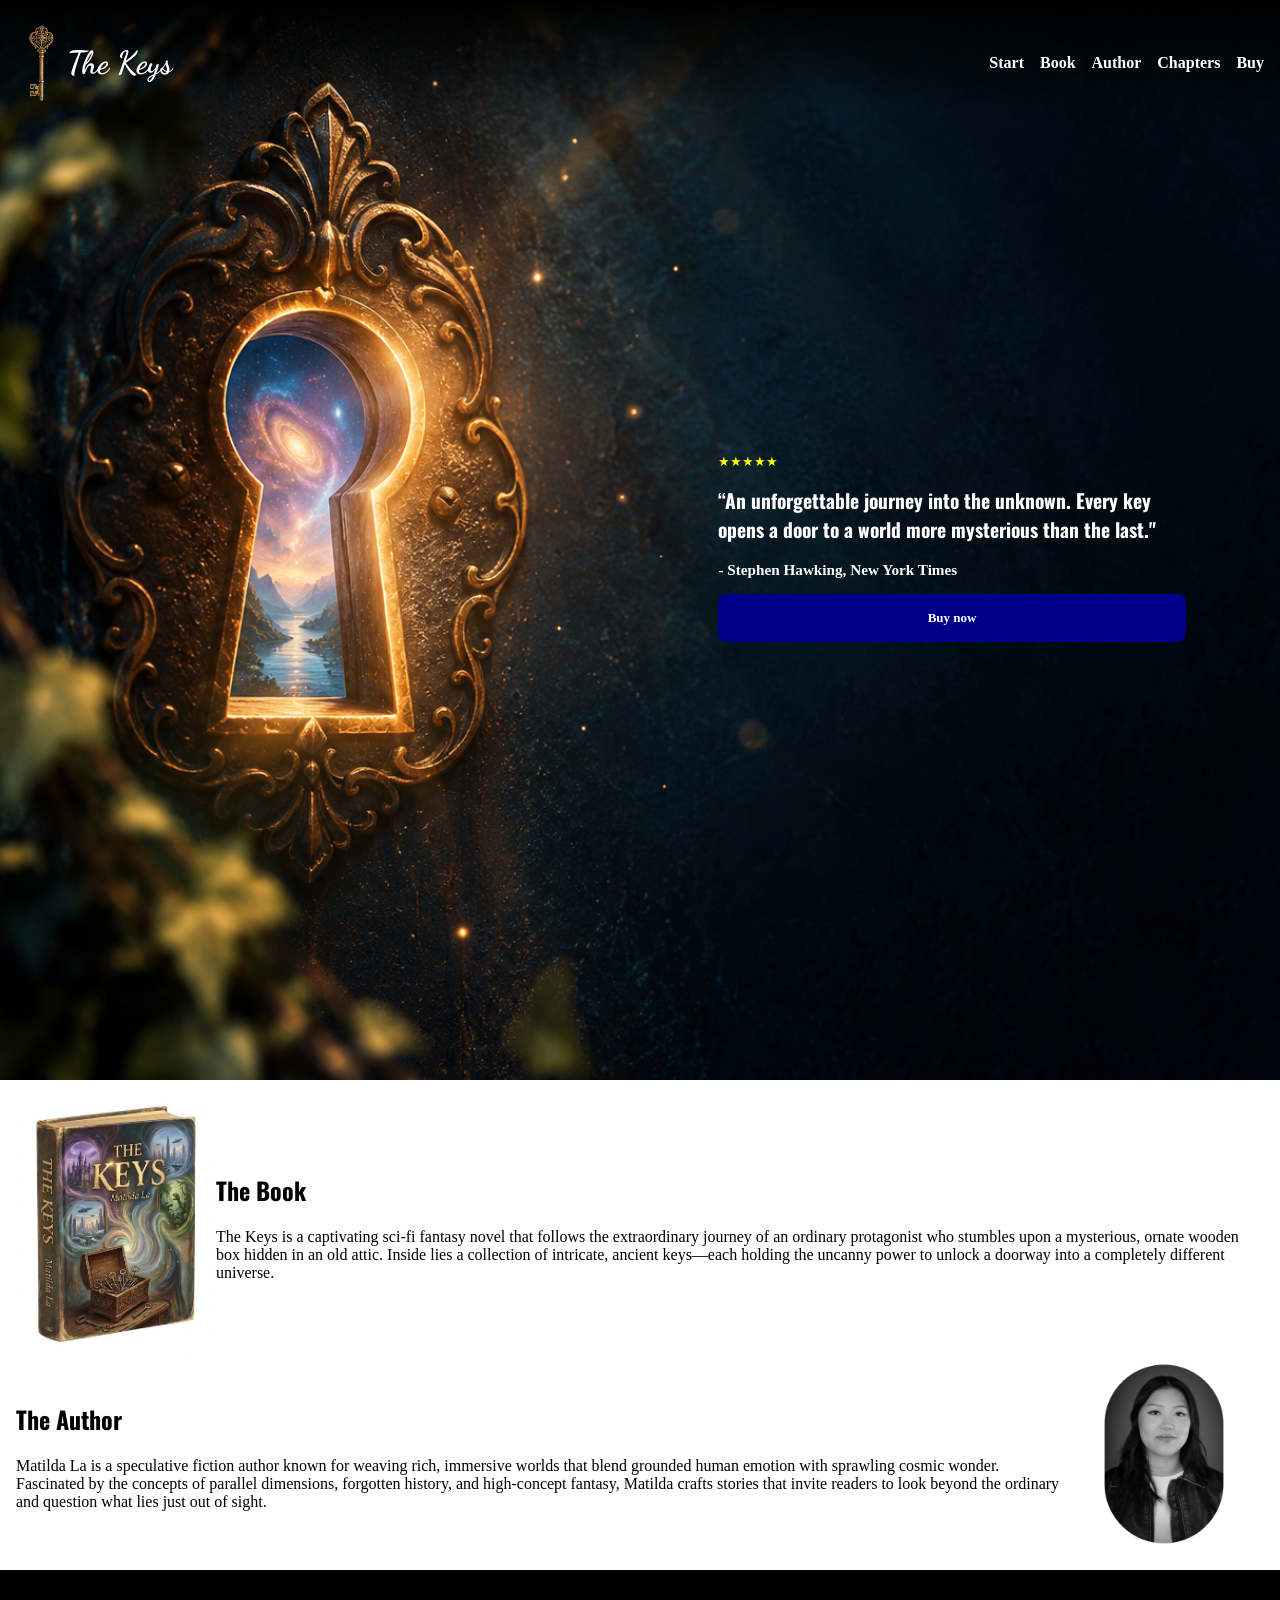
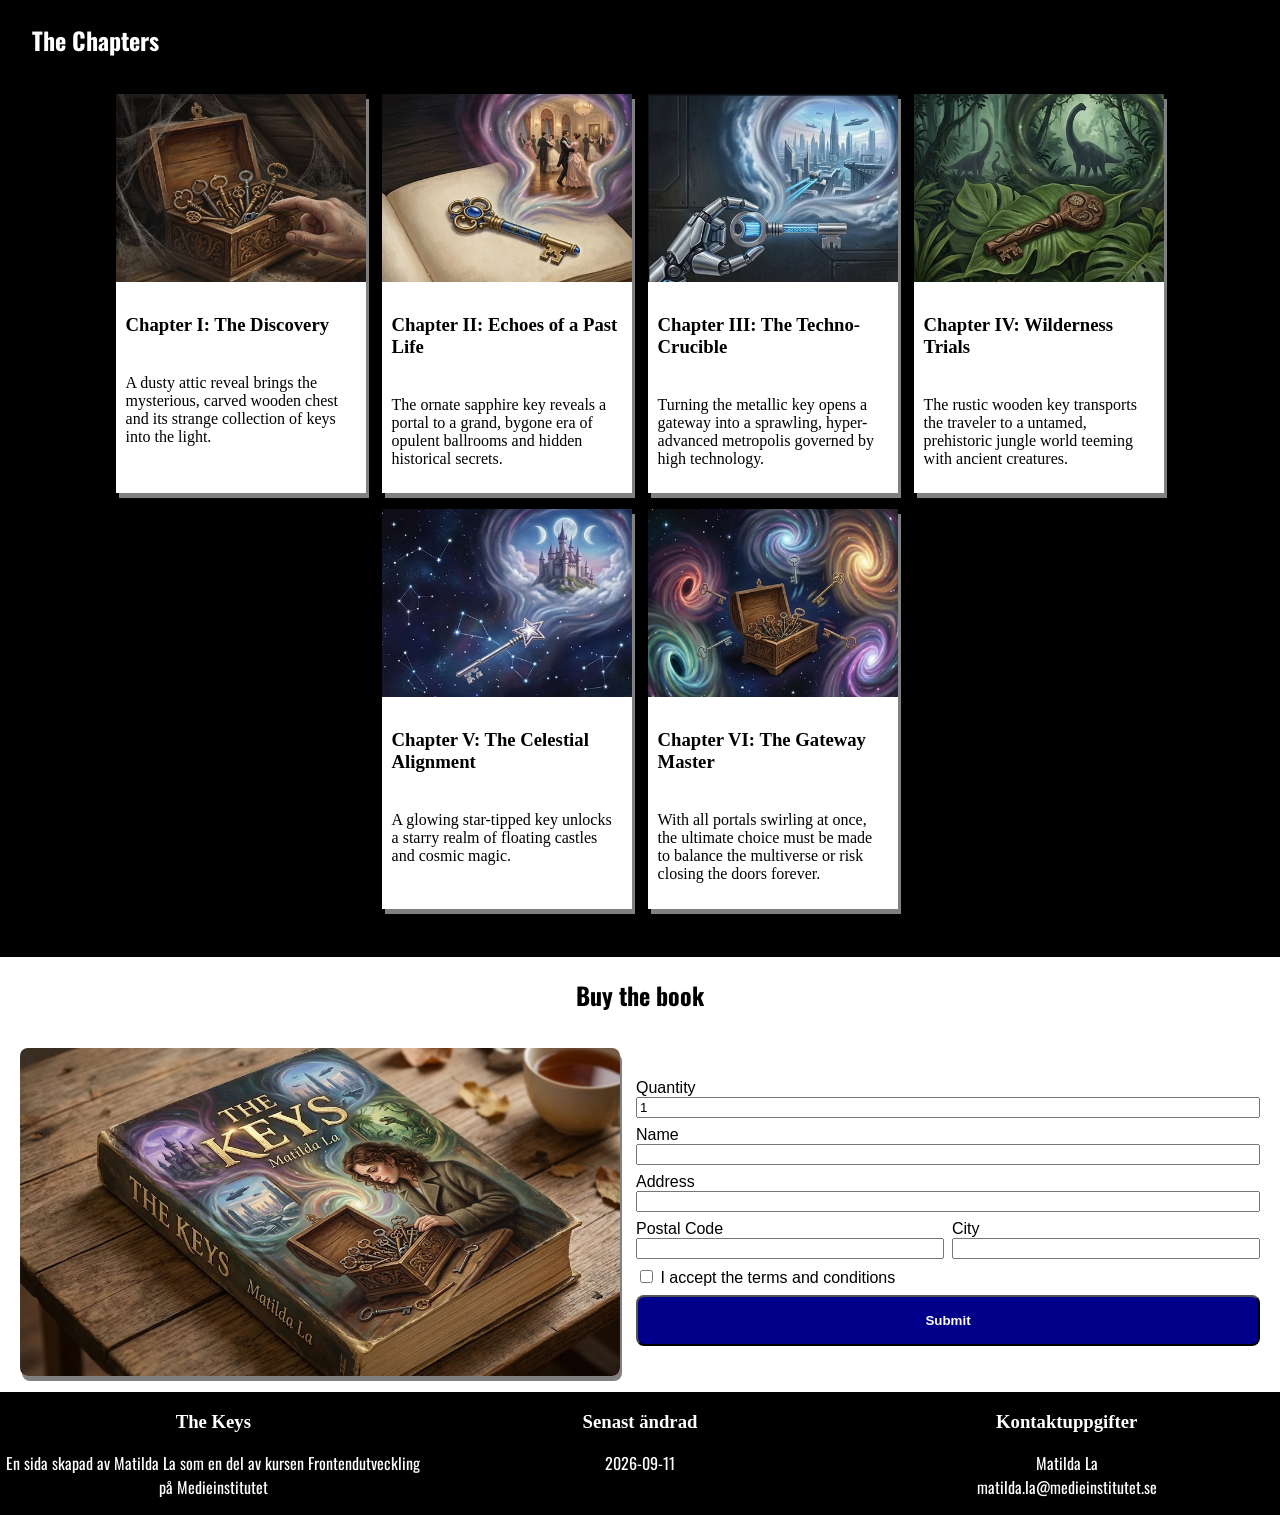
<file: index.html>
<!DOCTYPE html>
<html lang="en">
<head>
    <meta charset="UTF-8">
    <meta name="viewport" content="width=device-width, initial-scale=1.0">
    <title>The Keys</title>
    <link rel="icon" href="images/logo.png">
    <link rel="stylesheet" href="style.css">
</head>
<!-- Matilda La -->

  <body>
    <header class="header-section">
      <div class="logo">
        <img
          class="logo-image"
          src="images/logo.png"
          alt="A picture of a golden magical key, used as the page logo"
        >
        <h1>The Keys</h1>
      </div>

      <nav>
        <ul class="navigation">
          <li><a href="#hero-section">Start</a></li>
          <li><a href="#book-section">Book</a></li>
          <li><a href="#author-section">Author</a></li>
          <li><a href="#chapters-section">Chapters</a></li>
          <li><a href="#form-section">Buy</a></li>
        </ul>
      </nav>
    </header>

    <main>
      <section id="hero-section">
        <div class="hero-content">
          <div class="rating">★★★★★</div>
          <h2>
            “An unforgettable journey into the unknown. Every key opens a door
            to a world more mysterious than the last."
          </h2>
          <h3>- Stephen Hawking, New York Times</h3>
          <a href="#form-section">Buy now</a>
        </div>
      </section>

      <div class="info-section">
        <article id="book-section">
          <div class="info-content">
            <img
              src="images/book.png"
              alt="A picture of the book cover of The Keys"
            >
            <div class="info-text">
              <h2>The Book</h2>
              <p>
                The Keys is a captivating sci-fi fantasy novel that follows the
                extraordinary journey of an ordinary protagonist who stumbles
                upon a mysterious, ornate wooden box hidden in an old attic.
                Inside lies a collection of intricate, ancient keys—each holding
                the uncanny power to unlock a doorway into a completely
                different universe.
              </p>
            </div>
          </div>
        </article>

        <article id="author-section">
          <div class="info-content">
            <img src="images/me.png" alt="A picture of the author">
            <div class="info-text">
              <h2>The Author</h2>
              <p>
                Matilda La is a speculative fiction author known for weaving
                rich, immersive worlds that blend grounded human emotion with
                sprawling cosmic wonder. Fascinated by the concepts of parallel
                dimensions, forgotten history, and high-concept fantasy, Matilda
                crafts stories that invite readers to look beyond the ordinary
                and question what lies just out of sight.
              </p>
            </div>
          </div>
        </article>
      </div>

      <section id="chapters-section">
        <h2>The Chapters</h2>
        <div class="chapters">
          <article>
            <img src="images/ch1.png" alt="A picture of keys in a wooden box">
            <h3>Chapter I: The Discovery</h3>
            <p>
              A dusty attic reveal brings the mysterious, carved wooden chest
              and its strange collection of keys into the light.
            </p>
          </article>
          <article>
            <img
              src="images/ch2.png"
              alt="A magical sapphire key and a ballroom"
            >
            <h3>Chapter II: Echoes of a Past Life</h3>
            <p>
              The ornate sapphire key reveals a portal to a grand, bygone era of
              opulent ballrooms and hidden historical secrets.
            </p>
          </article>
          <article>
            <img
              src="images/ch3.png"
              alt="A robotic arm and a high-tech world"
            >
            <h3>Chapter III: The Techno-Crucible</h3>
            <p>
              Turning the metallic key opens a gateway into a sprawling,
              hyper-advanced metropolis governed by high technology.
            </p>
          </article>
          <article>
            <img src="images/ch4.png" alt="A wooden key and dinosaurs">
            <h3>Chapter IV: Wilderness Trials</h3>
            <p>
              The rustic wooden key transports the traveler to a untamed,
              prehistoric jungle world teeming with ancient creatures.
            </p>
          </article>
          <article>
            <img
              src="images/ch5.png"
              alt="A star-tipped key and a castle in a cosmic world"
            >
            <h3>Chapter V: The Celestial Alignment</h3>
            <p>
              A glowing star-tipped key unlocks a starry realm of floating
              castles and cosmic magic.
            </p>
          </article>
          <article>
            <img
              src="images/ch6.png"
              alt="A wooden box with keys, surrounded by galaxies"
            >
            <h3>Chapter VI: The Gateway Master</h3>
            <p>
              With all portals swirling at once, the ultimate choice must be
              made to balance the multiverse or risk closing the doors forever.
            </p>
          </article>
        </div>
      </section>

      <section id="form-section">
        <h2>Buy the book</h2>

        <div class="form-container">
          <img
            src="images/book-table.png"
            alt="An image of the book on a wooden table"
          >

          <form class="form-content">
            <div class="form-field">
              <label for="quantity">Quantity</label>
              <input
                type="number"
                id="quantity"
                name="quantity"
                min="1"
                value="1"
                required
              >
            </div>

            <div class="form-field">
              <label for="name">Name</label>
              <input type="text" id="name" name="name" required>
            </div>

            <div class="form-field">
              <label for="address">Address</label>
              <input type="text" id="address" name="address" required>
            </div>

            <div class="postal-row">
              <div class="form-field">
                <label for="postalcode">Postal Code</label>
                <input type="text" id="postalcode" name="postalcode" required>
              </div>

              <div class="form-field">
                <label for="city">City</label>
                <input type="text" id="city" name="city" required>
              </div>
            </div>

            <div class="terms">
              <input type="checkbox" id="terms" name="terms" required>
              <label for="terms">I accept the terms and conditions</label>
            </div>

            <input class="submit-button" type="submit" value="Submit">
          </form>
        </div>
      </section>
    </main>

    <footer class="footer-section">
      <div class="footer-block">
        <h3>The Keys</h3>
        <p>
          En sida skapad av Matilda La som en del av kursen Frontendutveckling
          på Medieinstitutet
        </p>
      </div>

      <div class="footer-block">
        <h3>Senast ändrad</h3>
        <p>2026-09-11</p>
      </div>

      <div class="footer-block">
        <h3>Kontaktuppgifter</h3>
        <p>Matilda La <br>matilda.la@medieinstitutet.se</p>
      </div>
    </footer>
  </body>
</html>
</file>
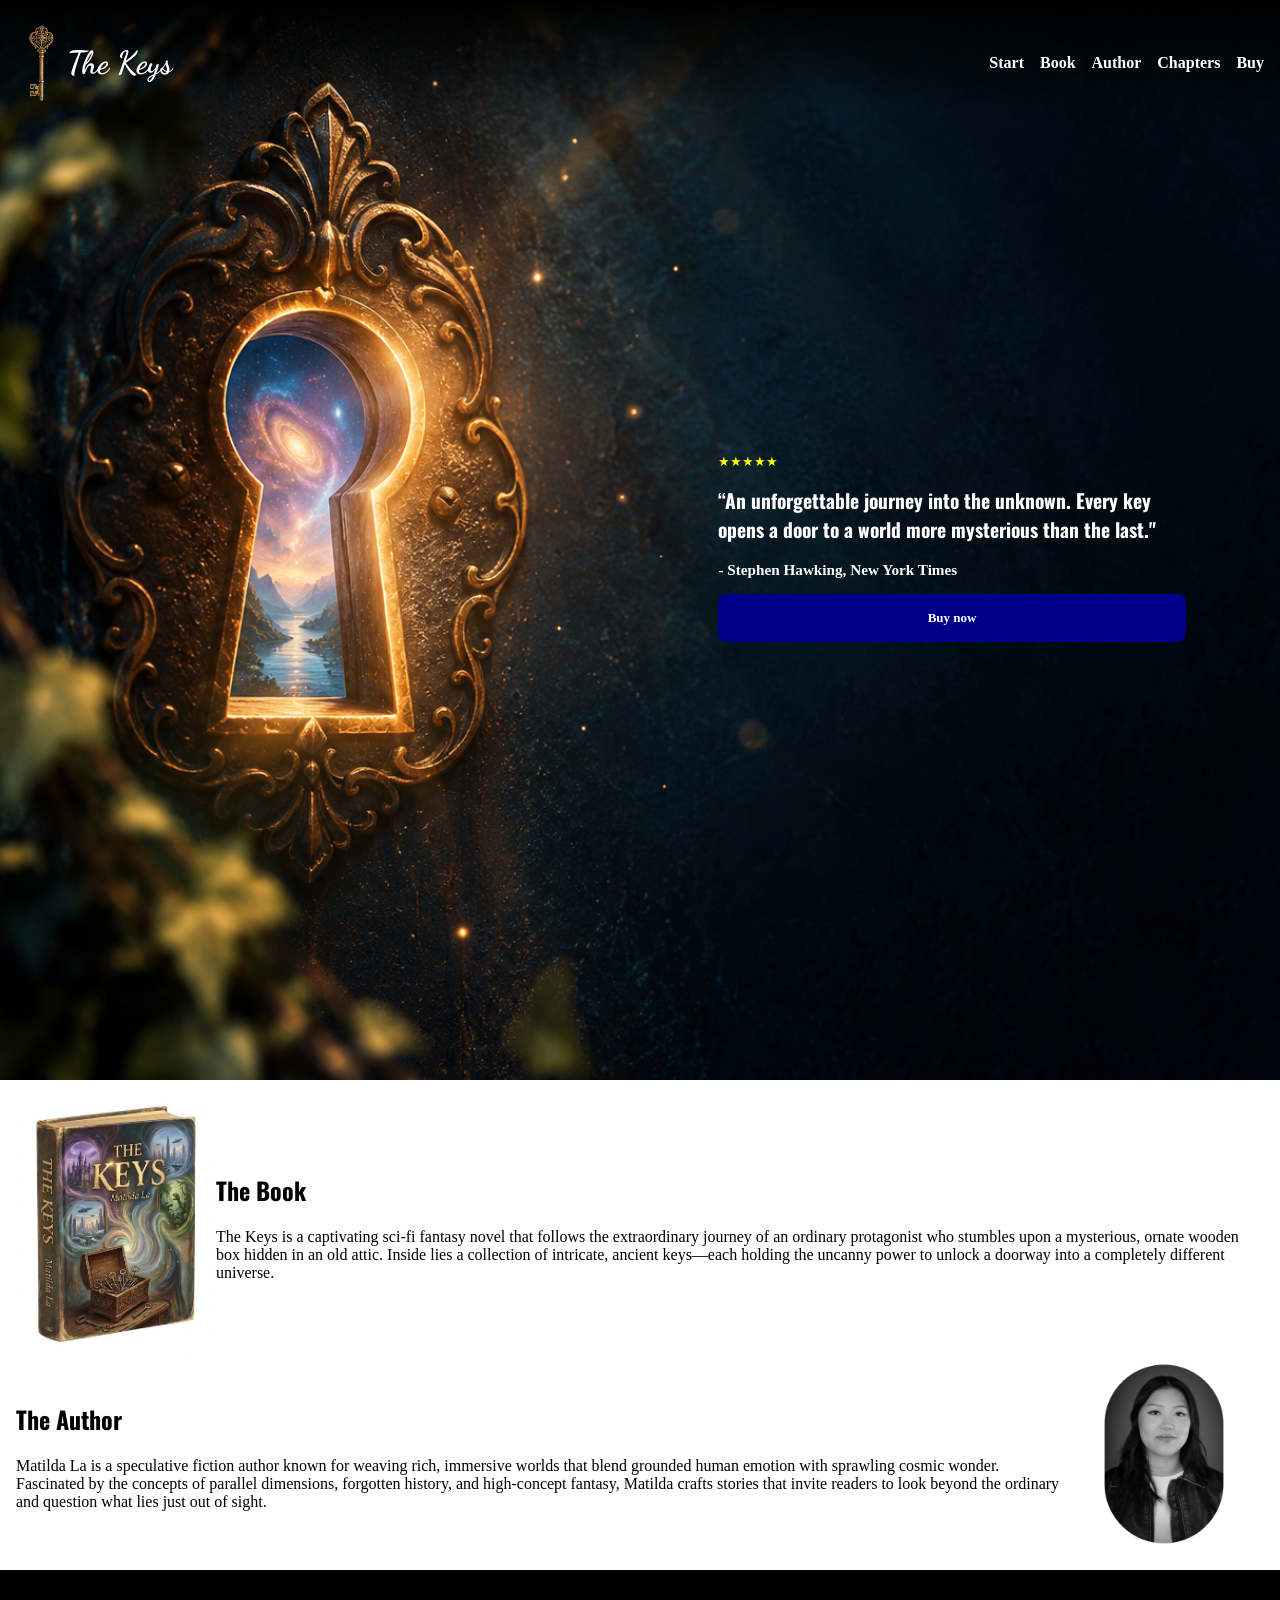
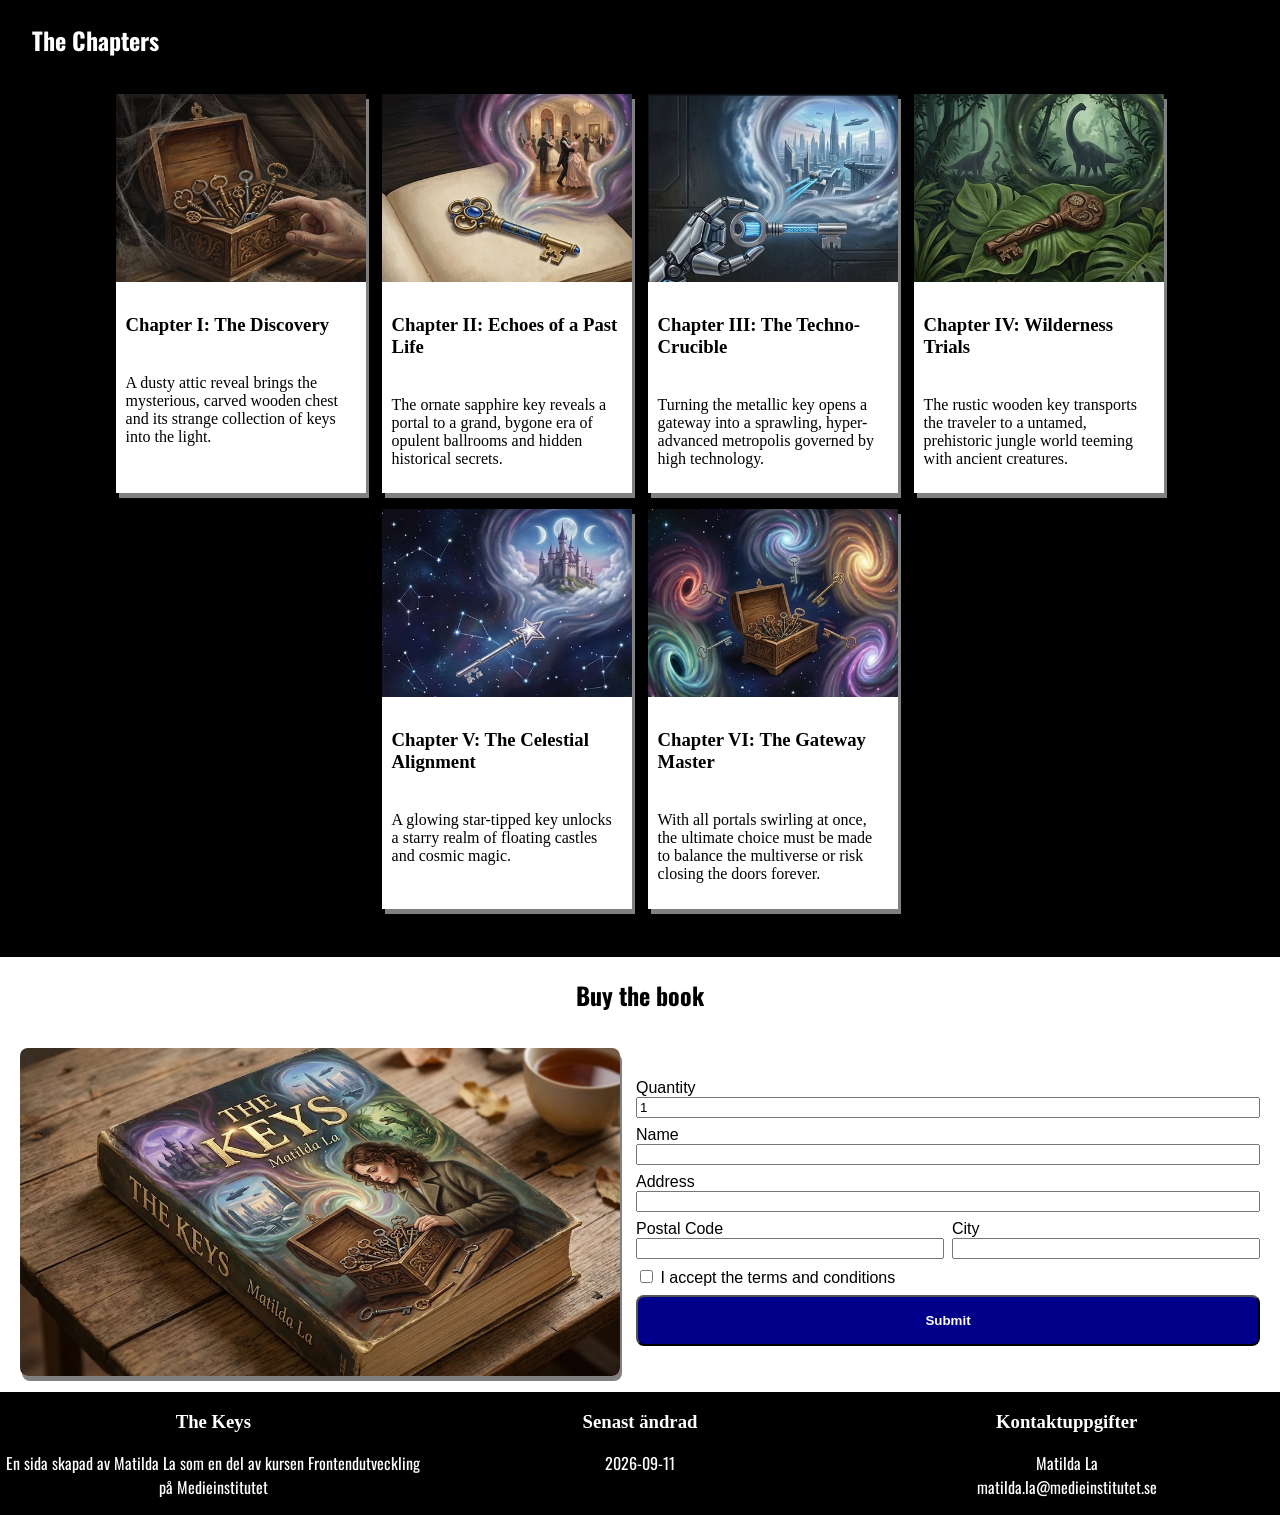
<file: docs/index.html>
<!DOCTYPE html><html lang=en><head><meta charset=UTF-8><meta name=viewport content="width=device-width, initial-scale=1.0"><title>The Keys</title><link rel=icon href=images/logo.png><link rel=stylesheet href=style.css></head><body><header class=header-section><div class=logo><img class=logo-image src=images/logo.png alt="A picture of a golden magical key, used as the page logo"><h1>The Keys</h1></div><nav><ul class=navigation><li><a href=#hero-section>Start</a></li><li><a href=#book-section>Book</a></li><li><a href=#author-section>Author</a></li><li><a href=#chapters-section>Chapters</a></li><li><a href=#form-section>Buy</a></li></ul></nav></header><main><section id=hero-section><div class=hero-content><div class=rating>★★★★★</div><h2>“An unforgettable journey into the unknown. Every key opens a door to a world more mysterious than the last."</h2><h3>- Stephen Hawking, New York Times</h3><a href=#form-section>Buy now</a></div></section><div class=info-section><article id=book-section><div class=info-content><img src=images/book.png alt="A picture of the book cover of The Keys"><div class=info-text><h2>The Book</h2><p>The Keys is a captivating sci-fi fantasy novel that follows the extraordinary journey of an ordinary protagonist who stumbles upon a mysterious, ornate wooden box hidden in an old attic. Inside lies a collection of intricate, ancient keys—each holding the uncanny power to unlock a doorway into a completely different universe.</p></div></div></article><article id=author-section><div class=info-content><img src=images/me.png alt="A picture of the author"><div class=info-text><h2>The Author</h2><p>Matilda La is a speculative fiction author known for weaving rich, immersive worlds that blend grounded human emotion with sprawling cosmic wonder. Fascinated by the concepts of parallel dimensions, forgotten history, and high-concept fantasy, Matilda crafts stories that invite readers to look beyond the ordinary and question what lies just out of sight.</p></div></div></article></div><section id=chapters-section><h2>The Chapters</h2><div class=chapters><article><img src=images/ch1.png alt="A picture of keys in a wooden box"><h3>Chapter I: The Discovery</h3><p>A dusty attic reveal brings the mysterious, carved wooden chest and its strange collection of keys into the light.</p></article><article><img src=images/ch2.png alt="A magical sapphire key and a ballroom"><h3>Chapter II: Echoes of a Past Life</h3><p>The ornate sapphire key reveals a portal to a grand, bygone era of opulent ballrooms and hidden historical secrets.</p></article><article><img src=images/ch3.png alt="A robotic arm and a high-tech world"><h3>Chapter III: The Techno-Crucible</h3><p>Turning the metallic key opens a gateway into a sprawling, hyper-advanced metropolis governed by high technology.</p></article><article><img src=images/ch4.png alt="A wooden key and dinosaurs"><h3>Chapter IV: Wilderness Trials</h3><p>The rustic wooden key transports the traveler to a untamed, prehistoric jungle world teeming with ancient creatures.</p></article><article><img src=images/ch5.png alt="A star-tipped key and a castle in a cosmic world"><h3>Chapter V: The Celestial Alignment</h3><p>A glowing star-tipped key unlocks a starry realm of floating castles and cosmic magic.</p></article><article><img src=images/ch6.png alt="A wooden box with keys, surrounded by galaxies"><h3>Chapter VI: The Gateway Master</h3><p>With all portals swirling at once, the ultimate choice must be made to balance the multiverse or risk closing the doors forever.</p></article></div></section><section id=form-section><h2>Buy the book</h2><div class=form-container><img src=images/book-table.png alt="An image of the book on a wooden table"><form class=form-content><div class=form-field><label for=quantity>Quantity</label> <input type=number id=quantity name=quantity min=1 value=1 required></div><div class=form-field><label for=name>Name</label> <input type=text id=name name=name required></div><div class=form-field><label for=address>Address</label> <input type=text id=address name=address required></div><div class=postal-row><div class=form-field><label for=postalcode>Postal Code</label> <input type=text id=postalcode name=postalcode required></div><div class=form-field><label for=city>City</label> <input type=text id=city name=city required></div></div><div class=terms><input type=checkbox id=terms name=terms required> <label for=terms>I accept the terms and conditions</label></div><input class=submit-button type=submit value=Submit></form></div></section></main><footer class=footer-section><div class=footer-block><h3>The Keys</h3><p>En sida skapad av Matilda La som en del av kursen Frontendutveckling på Medieinstitutet</p></div><div class=footer-block><h3>Senast ändrad</h3><p>2026-09-11</p></div><div class=footer-block><h3>Kontaktuppgifter</h3><p>Matilda La <br>matilda.la@medieinstitutet.se</p></div></footer></body></html>
</file>
<file: style.css>
@import url("https://fonts.googleapis.com/css2?family=Dancing+Script:wght@400..700&family=Oswald:wght@200..700&display=swap");

* {
  box-sizing: border-box;
}

body {
  margin: 0;
  padding: 0;
}

h1 {
  font-family: "Dancing Script";
}

h2 {
  font-family: "Oswald";
}

h3 {
  font-family: "Times New Roman", Times, serif;
}

/* Mobile first */
.header-section {
  display: flex;
  flex-direction: column;
  align-items: center;
  position: absolute;
  width: 100%;
  padding: 1rem;
  color: white;
  background: linear-gradient(
    to bottom,
    rgba(0, 0, 0, 1) 0%,
    rgba(62, 62, 107, 0) 85%,
    rgba(224, 224, 162, 0) 100%
  );
}

.logo {
  display: flex;
  align-items: center;
}

.logo-image {
  width: 4vw;
  height: auto;
}

.navigation {
  display: flex;
  flex-direction: row;
  list-style: none;
  gap: 1rem;
}

.navigation a {
  color: white;
  text-decoration: none;
  font-weight: bold;
}

#hero-section {
  display: flex;
  justify-content: center;
  align-items: center;
  padding: 4rem 1rem 3rem;
  background-image: url(images/hero.png);
  min-height: 110vh;
  background-size: cover;
  background-repeat: no-repeat;
}

.hero-content {
  padding: 1rem;
  margin: 8rem;
  background-color: antiquewhite;
  font-size: small;
}

.hero-content a {
  display: block;
  color: white;
  padding: 1rem;
  text-decoration: none;
  text-align: center;
  background-color: darkblue;
  border-radius: 0.5rem;
  font-weight: bold;
}

.info-section {
  display: flex;
  flex-direction: column;
  align-items: center;
  padding: 1rem;
}

.info-content {
  display: flex;
  flex-direction: column;
  align-items: center;
}

.info-content img {
  max-width: 200px;
}

#chapters-section {
  background-color: black;
  color: white;
  padding: 2rem;
}

.chapters {
  display: flex;
  flex-wrap: wrap;
  justify-content: center;
  gap: 1rem;
  color: black;
  padding: 1rem;
}

#chapters-section article {
  box-shadow: 3px 5px grey;
  background-color: white;
  max-width: 250px;
}

#chapters-section img {
  width: 100%;
  aspect-ratio: 4 / 3;
  object-fit: cover;
}

#chapters-section h3,
#chapters-section p {
  padding: 0.6rem;
}

.form-container {
  display: flex;
  flex-direction: column;
  align-items: center;
  gap: 1rem;
  padding: 1rem;
}

.form-container img {
  width: 100%;
  max-width: 300px;
  box-shadow: 2px 5px grey;
  border-radius: 0.5rem;
}

.form-content {
  display: flex;
  flex-direction: column;
  font-family: Arial, Helvetica, sans-serif;
  gap: 0.5rem;
}

.form-field {
  display: flex;
  flex-direction: column;
}

.postal-row {
  display: grid;
  grid-template-columns: 1fr 1fr;
  gap: 0.5rem;
}

.submit-button {
  color: white;
  text-decoration: none;
  text-align: center;
  background-color: darkblue;
  border-radius: 0.5rem;
  font-weight: bold;
  padding: 0.5rem;
}

footer {
  display: flex;
  flex-direction: column;
  text-align: center;
  background-color: black;
  color: white;
  font-family: "Oswald";
}

.footer-block {
  width: 100%;
}

@media screen and (min-width: 600px) {
  .hero-content {
    color: white;
    background-color: black;
  }
  .rating {
    color: yellow;
  }
  .submit-button {
    padding: 1rem;
  }
}

@media screen and (min-width: 900px) {
  .header-section {
    flex-direction: row;
    justify-content: space-between;
  }
  .navigation a:hover {
    text-shadow: 0px 5px 3px yellow;
  }
  #hero-section {
    justify-content: flex-end;
    align-items: center;
  }

  .hero-content {
    width: 40%;
    margin-right: 5%;
    color: white;
    background-color: transparent;
  }
  .rating {
    color: yellow;
  }
  .hero-content a:hover {
    box-shadow: 0px 3px 2px yellow;
  }
  .info-content {
    flex-direction: row;
  }
  .info-section article:nth-child(even) .info-content {
    flex-direction: row-reverse;
  }
  #form-section h2 {
    text-align: center;
  }
  .form-container {
    flex-direction: row;
    justify-content: center;
    width: 100%;
  }
  .form-container img {
    max-width: 500px;
  }
  .submit-button:hover {
    box-shadow: 0px 3px 2px grey;
  }
  footer {
    flex-direction: row;
  }
}

@media screen and (min-width: 1200px) {
  #hero-section {
    min-height: 120vh;
  }
  .form-container img {
    max-width: 600px;
  }
  .form-content {
    width: 50%;
  }
}
</file>
